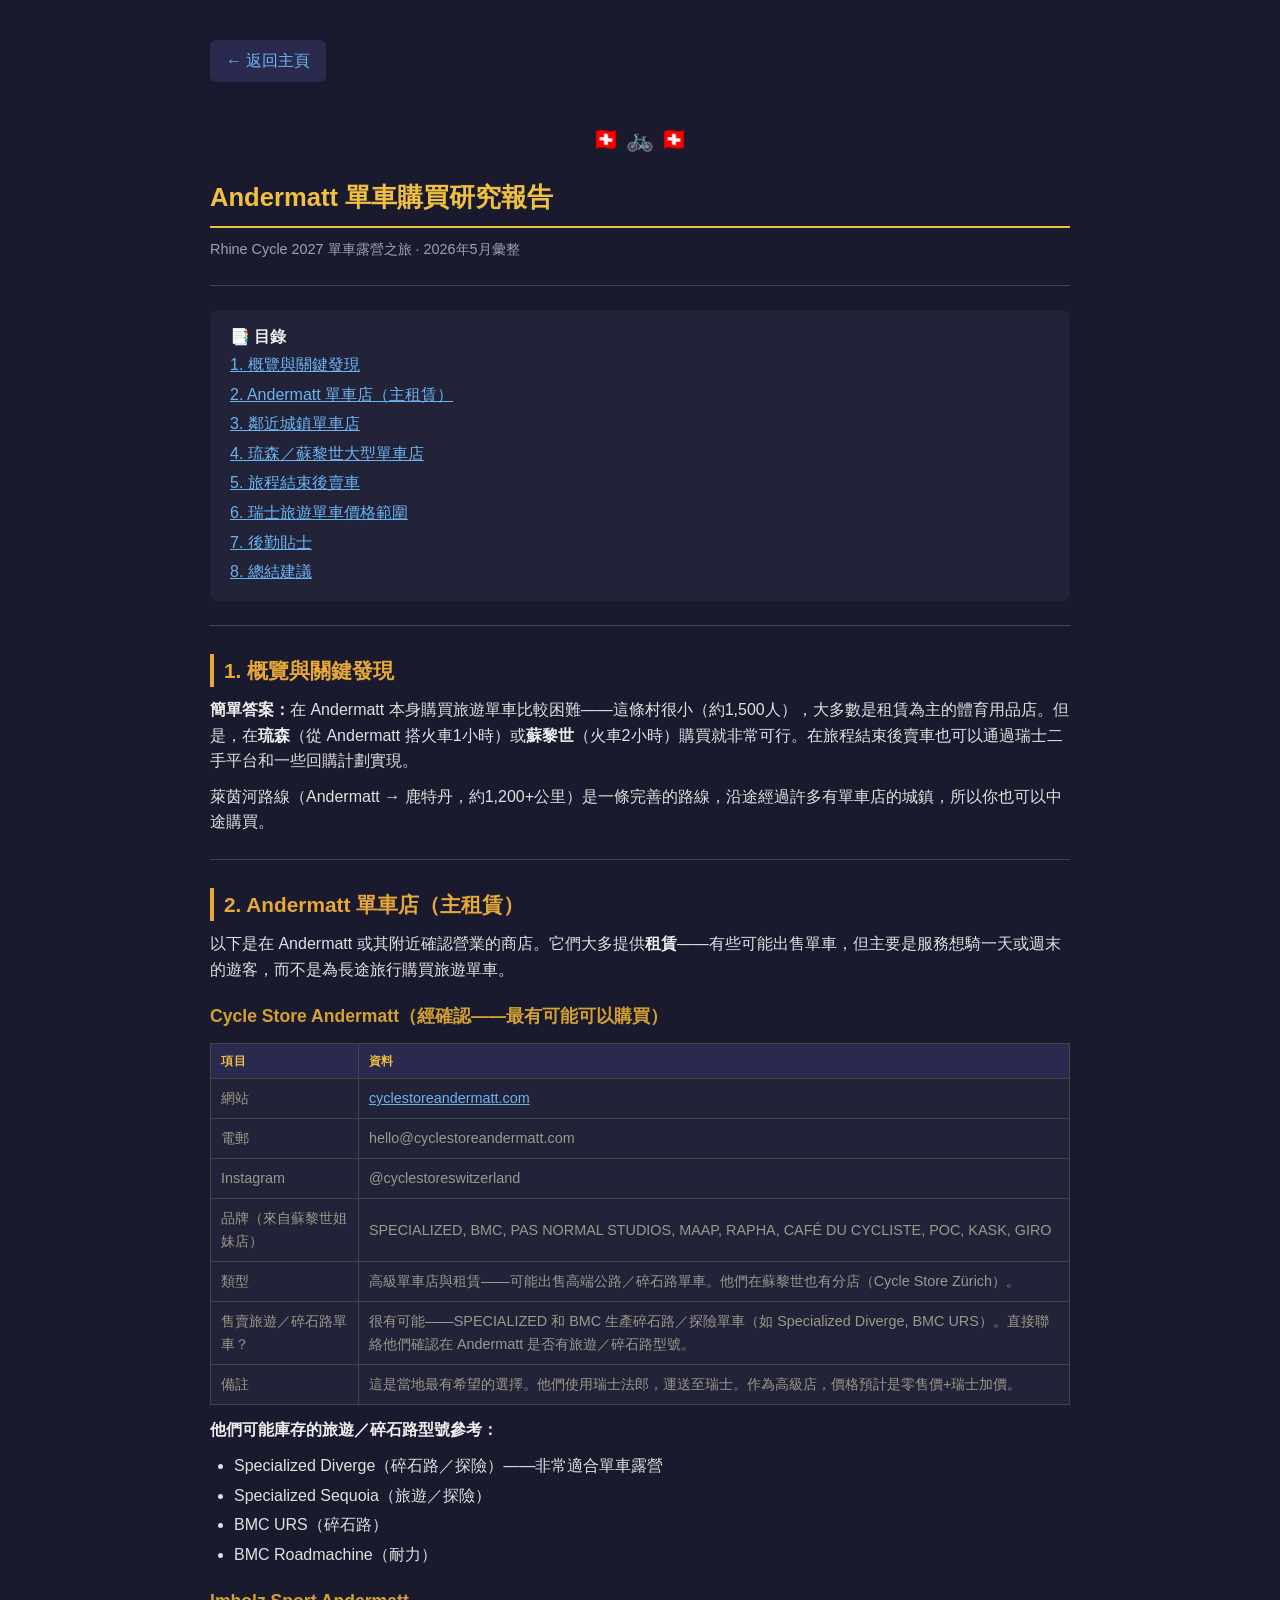
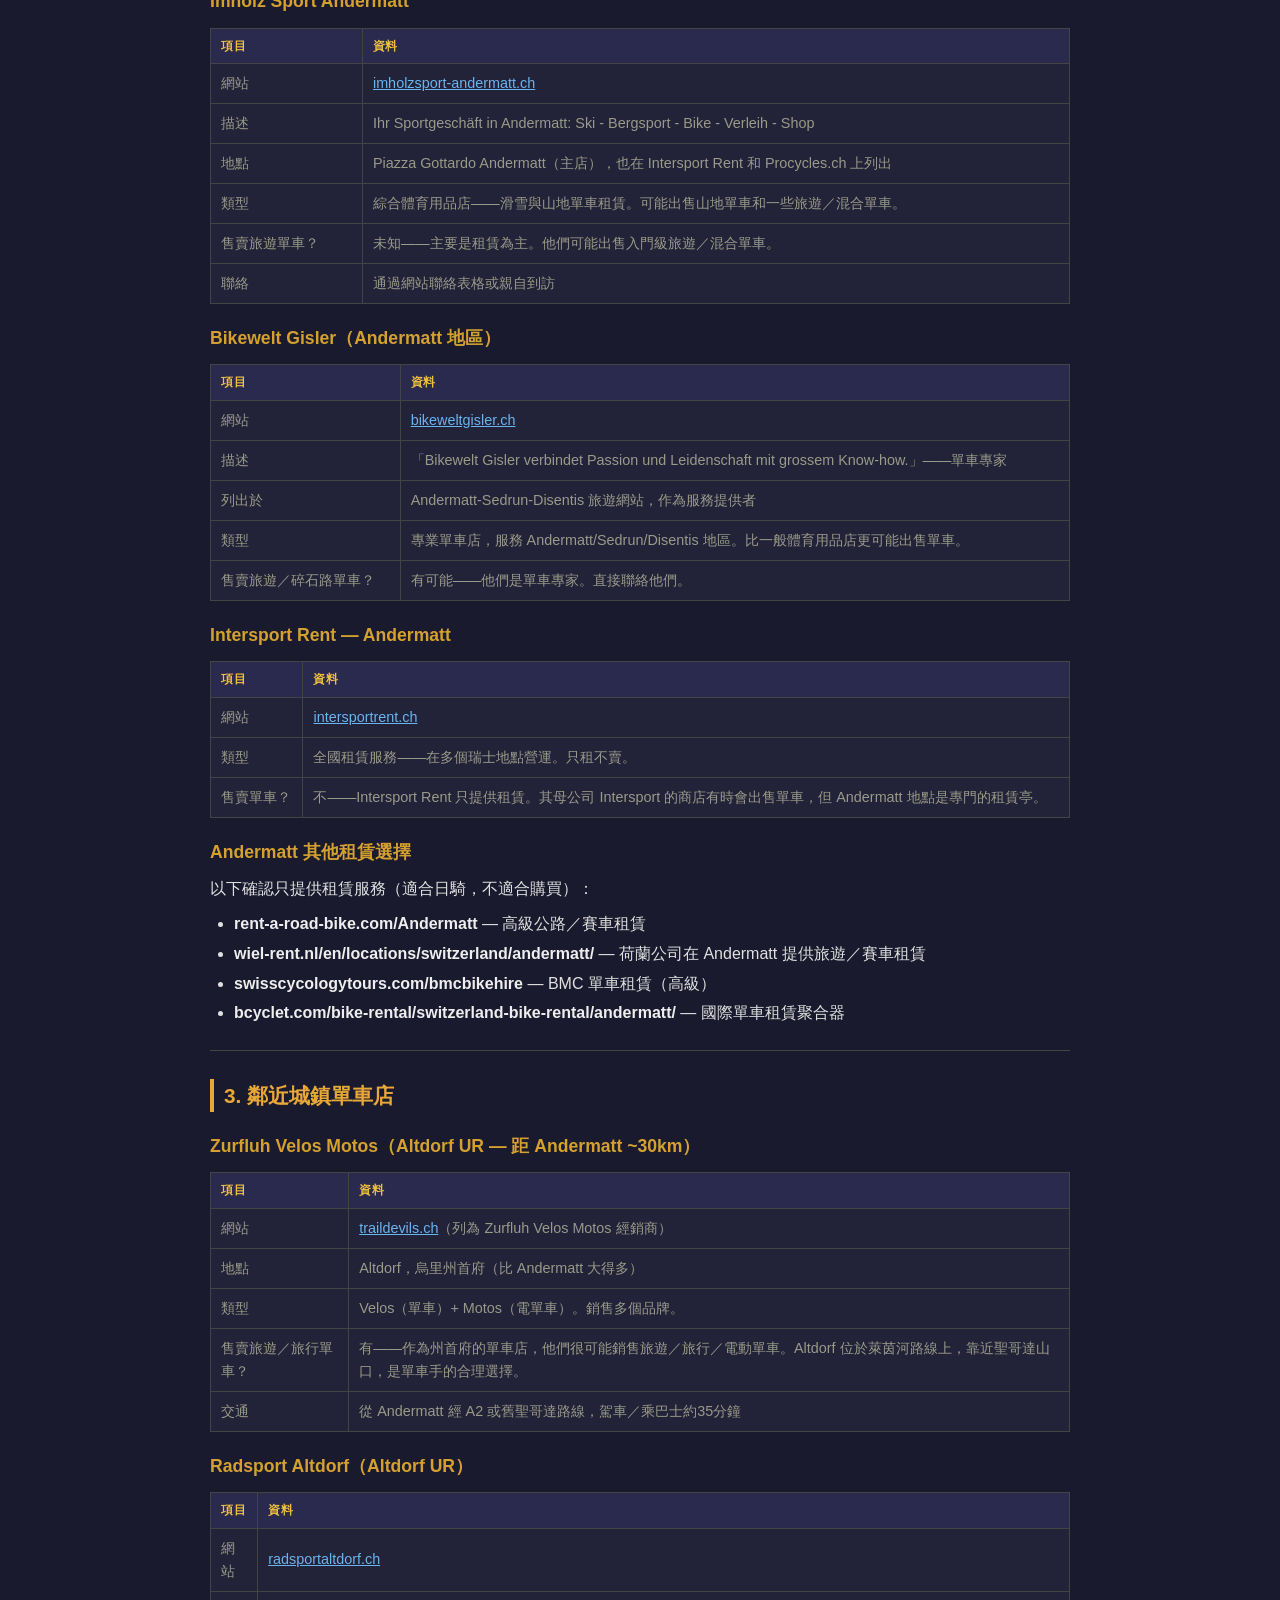
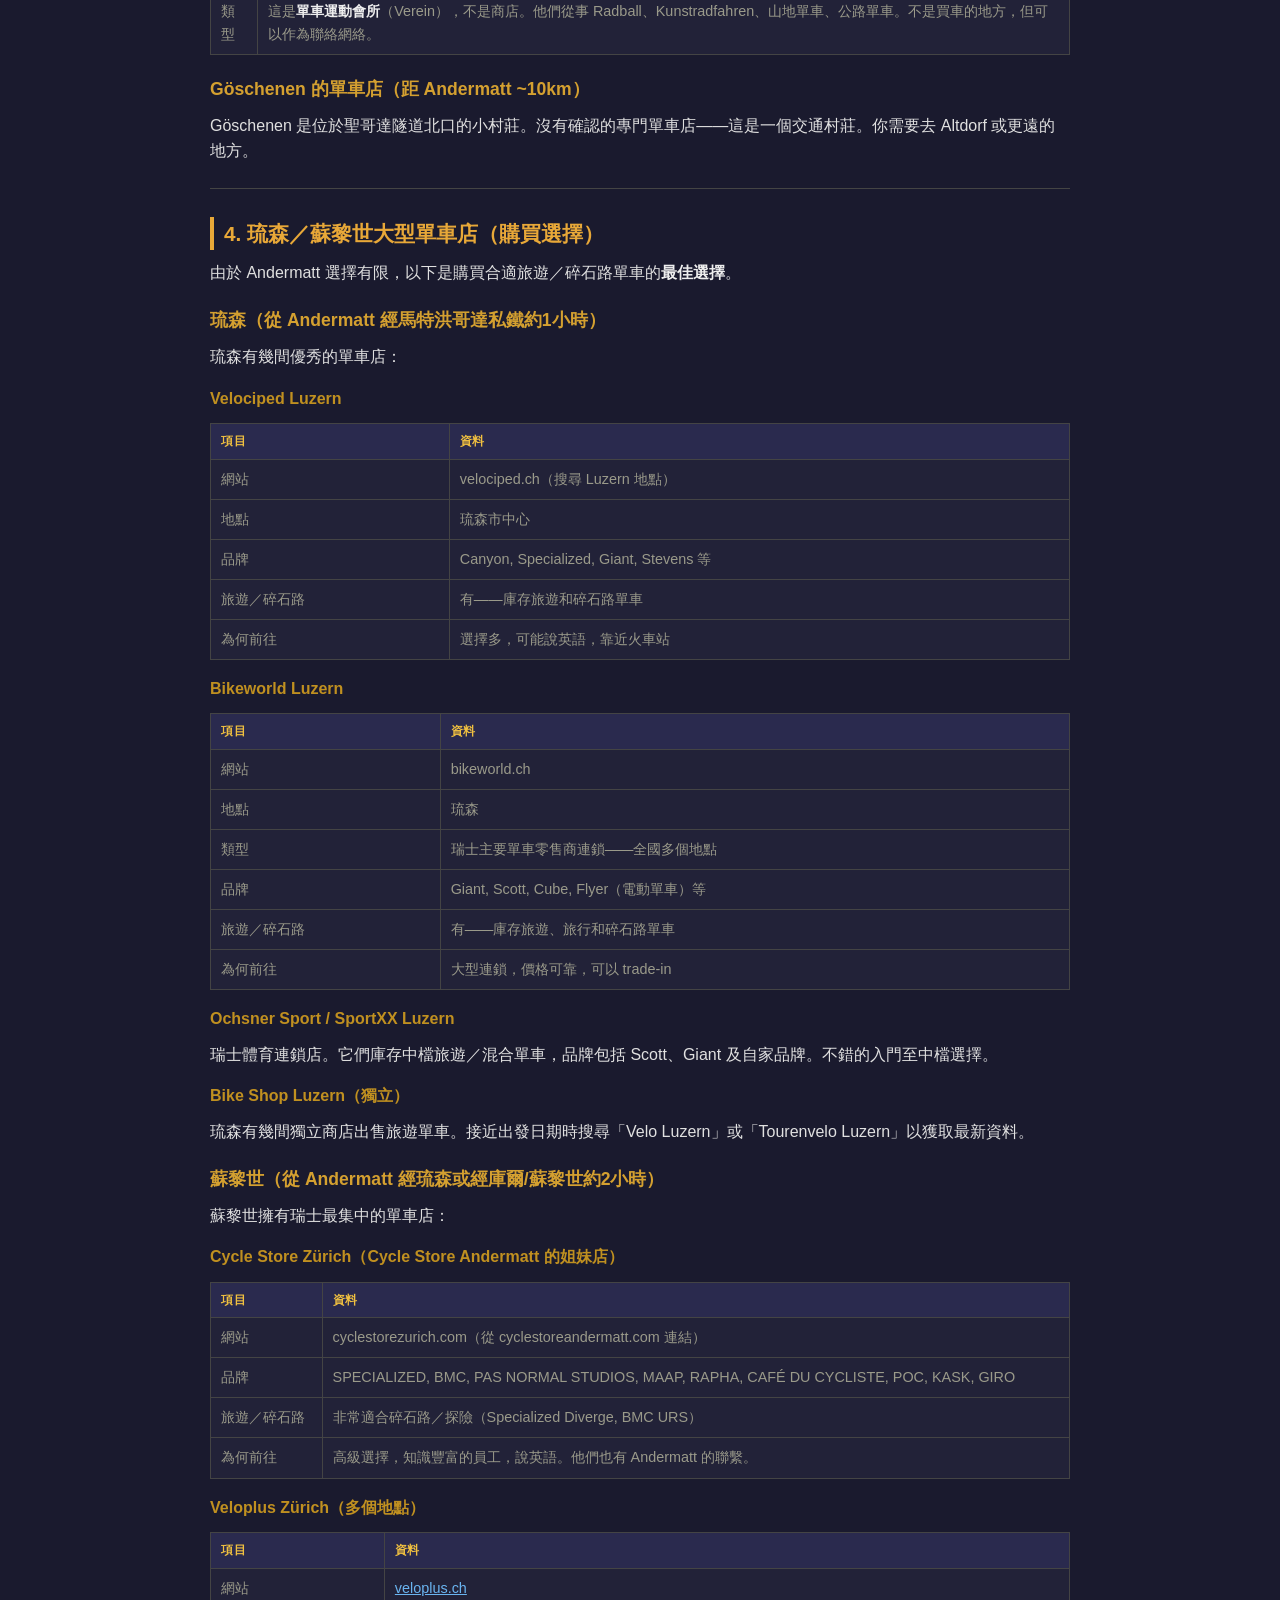
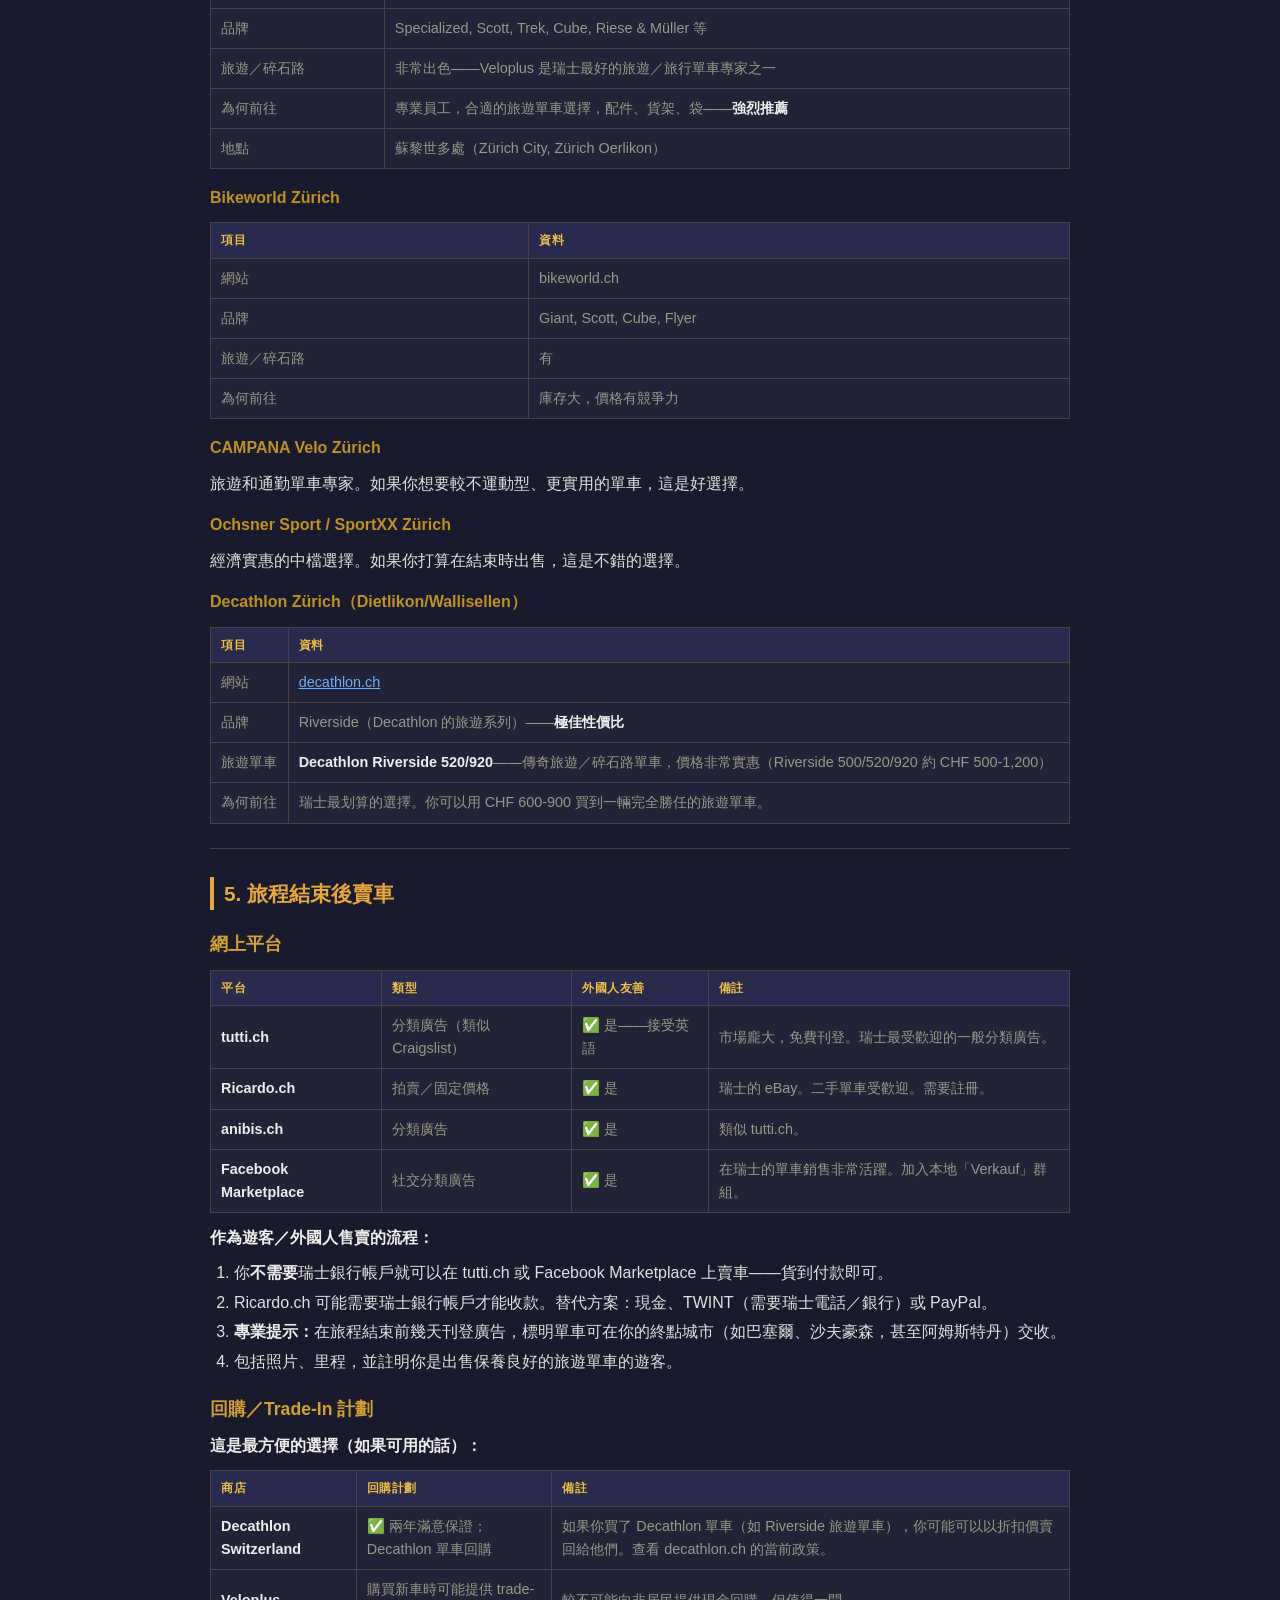
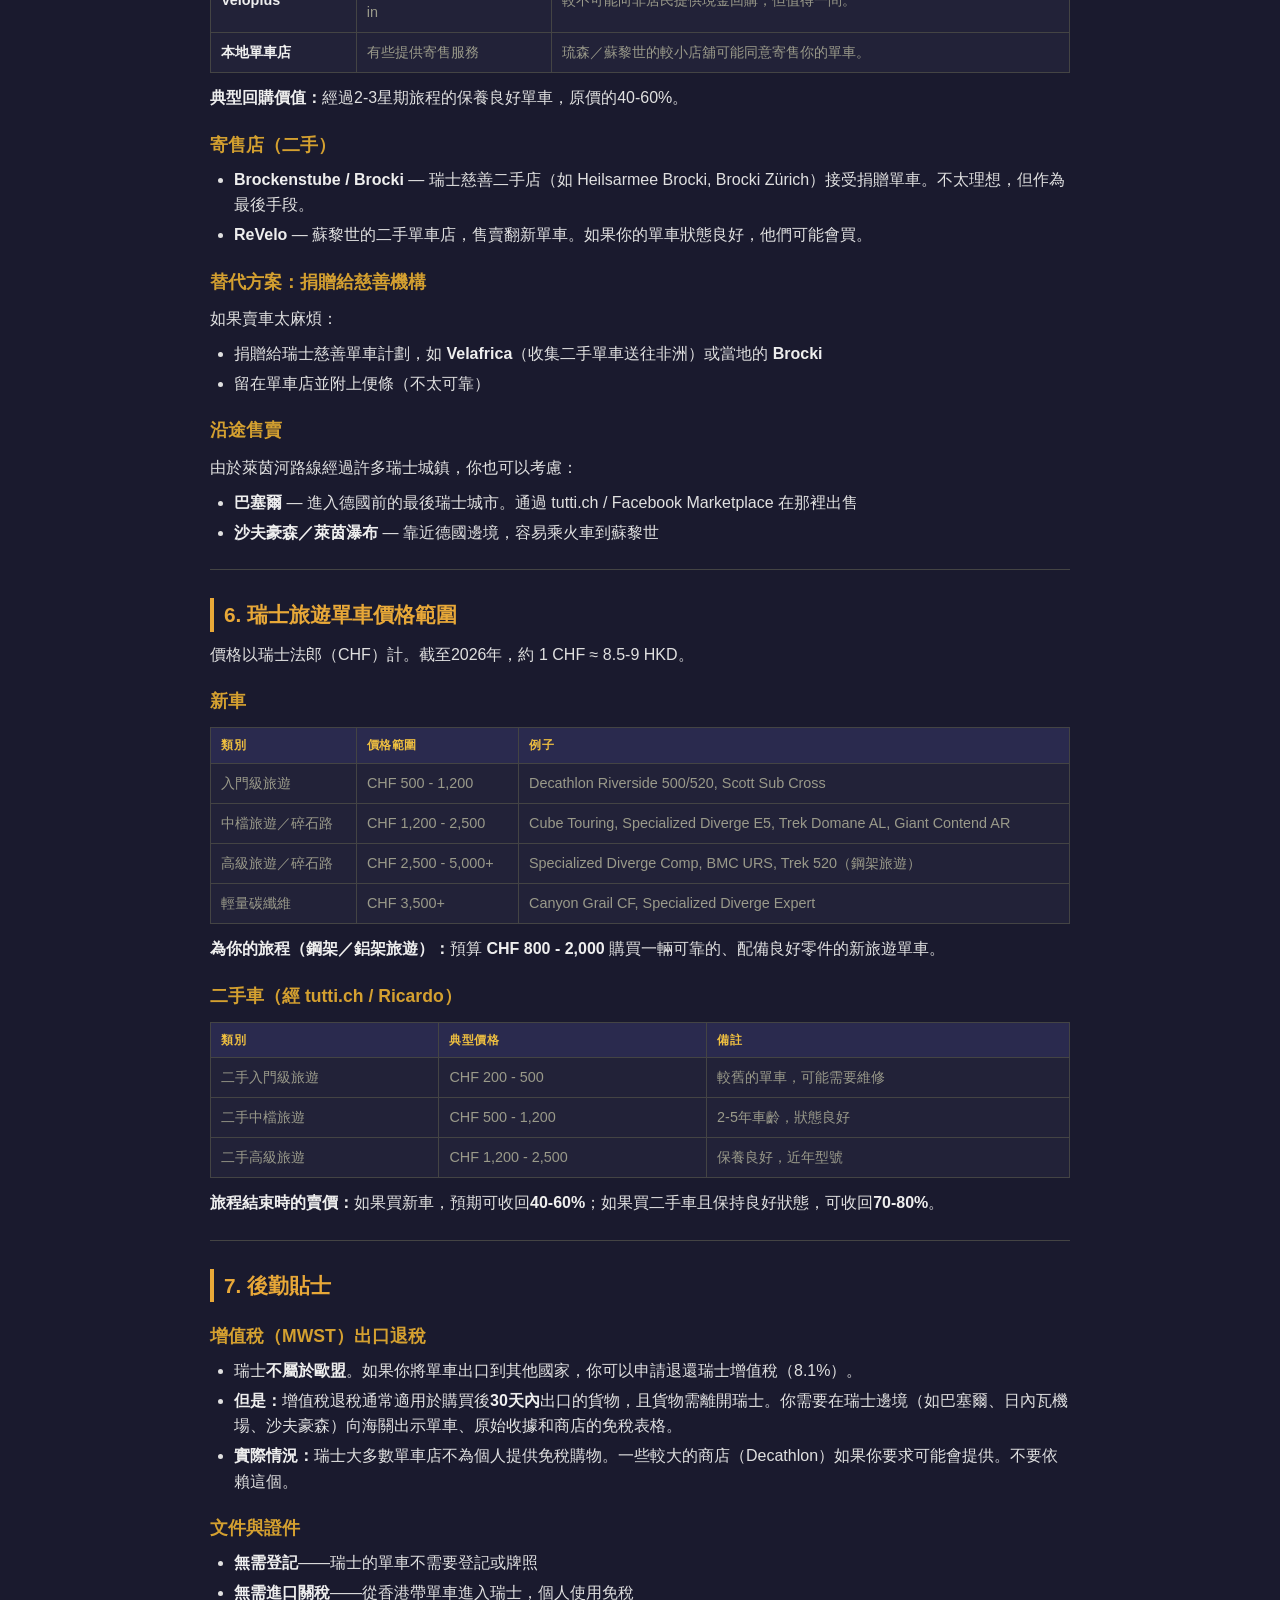
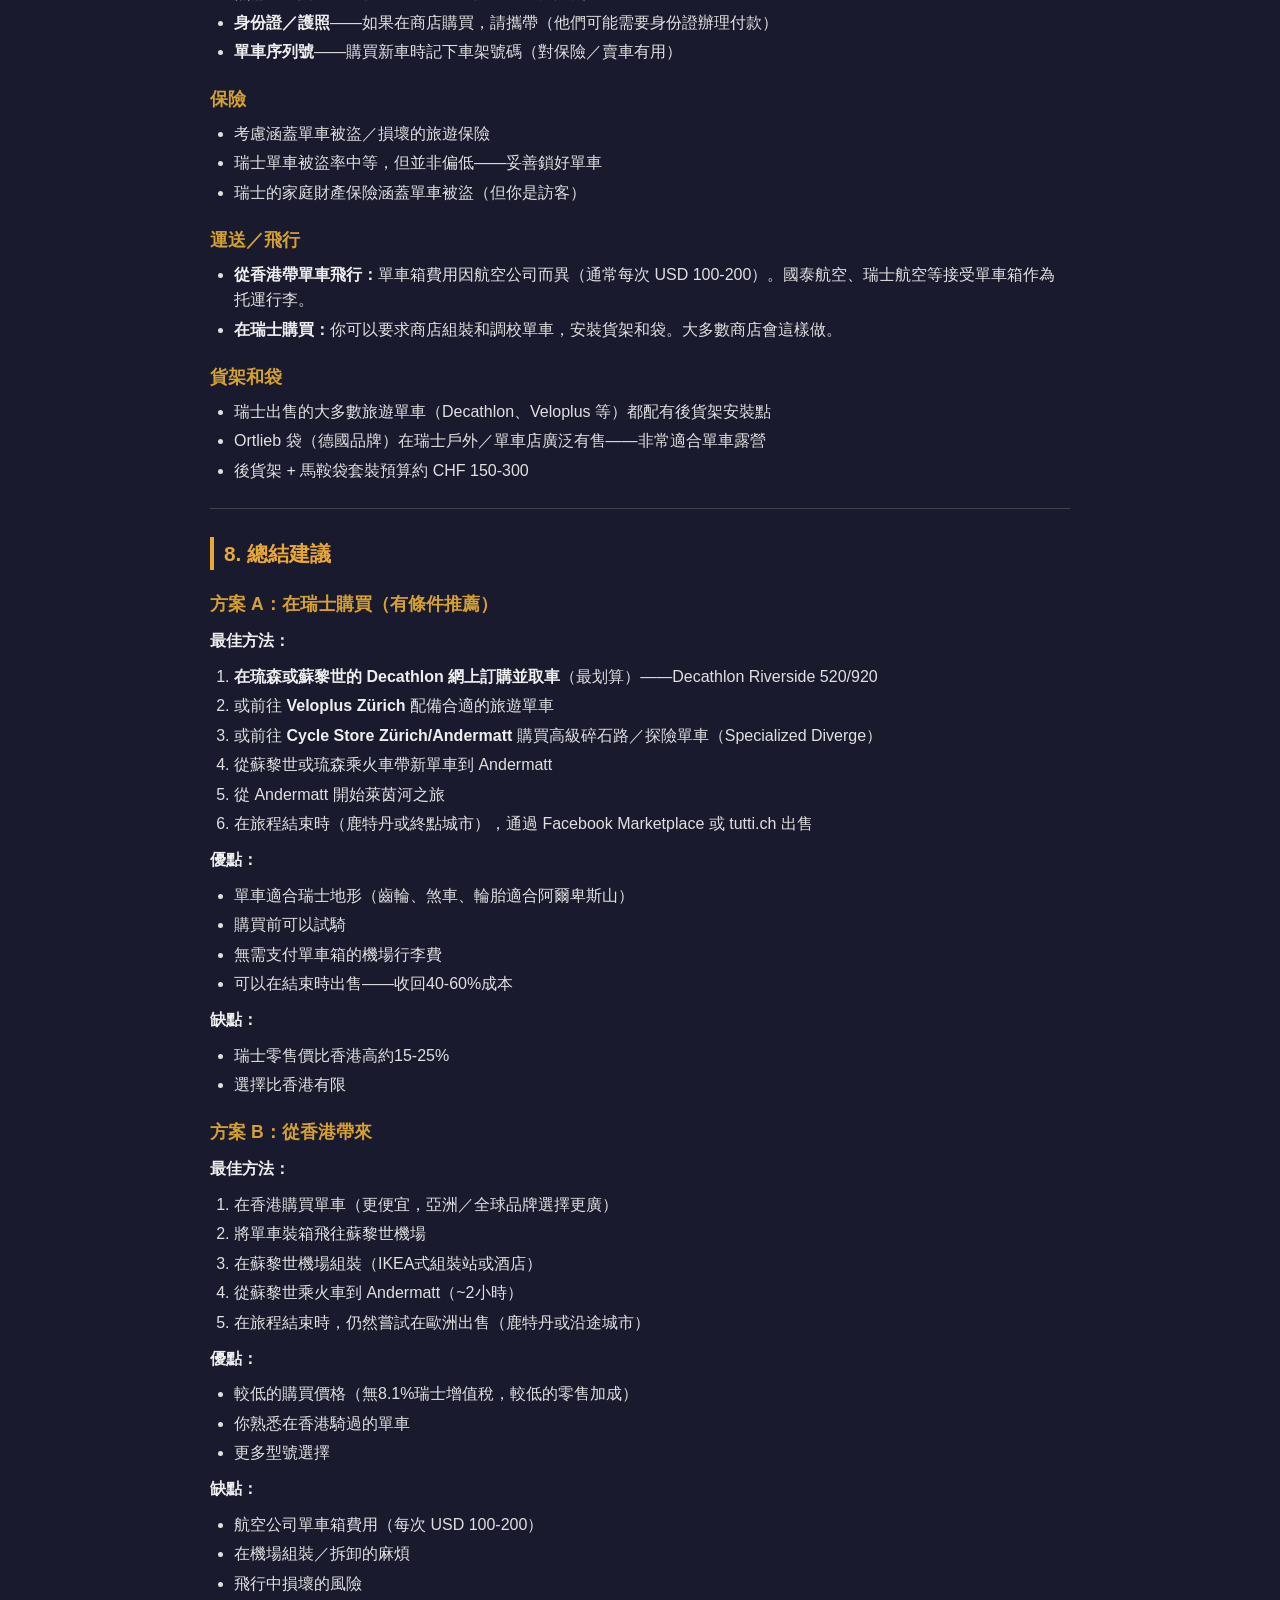
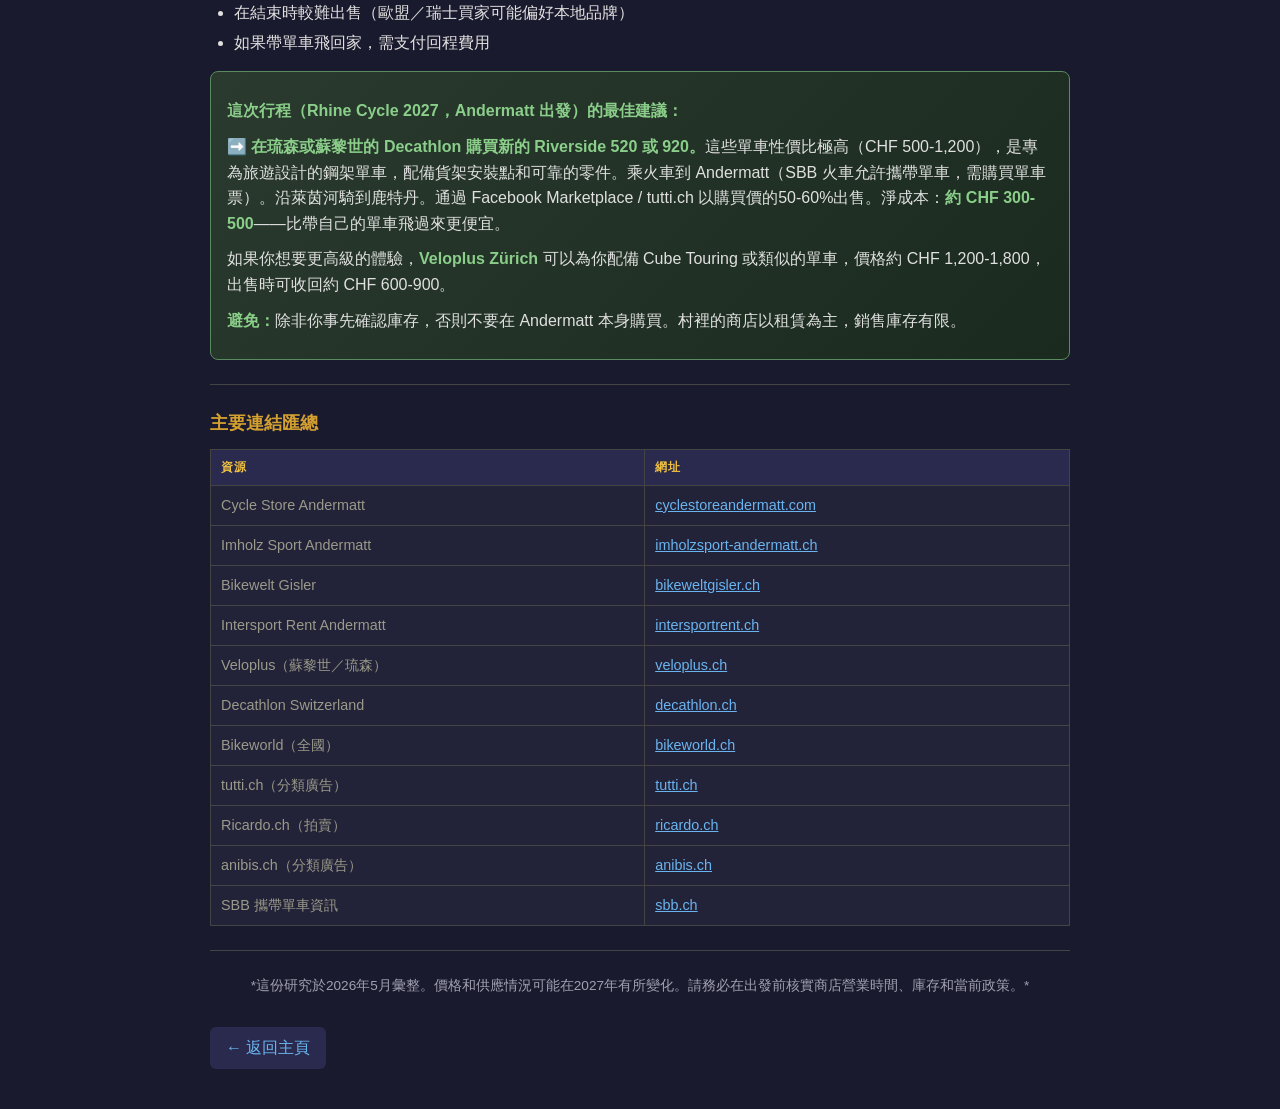
<file: bike-research.html>
<!DOCTYPE html>
<html lang="zh">
<head>
<meta charset="UTF-8">
<meta name="viewport" content="width=device-width, initial-scale=1.0, maximum-scale=1.0, user-scalable=no">
<title>安德馬特單車購買研究 — Rhine Cycle 2027</title>
<link rel="stylesheet" href="rhine-style.css">
<style>
  body { font-family: -apple-system, BlinkMacSystemFont, 'Segoe UI', Roboto, sans-serif; line-height: 1.6; color: #e0e0e0; background: #1a1a2e; margin: 0; padding: 0; }
  .research-page { max-width: 900px; margin: 0 auto; padding: 20px; }
  .research-page h1 { color: #f0c040; font-size: 1.6rem; border-bottom: 2px solid #f0c040; padding-bottom: 8px; }
  .research-page h2 { color: #e8a838; font-size: 1.3rem; margin-top: 28px; border-left: 4px solid #e8a838; padding-left: 10px; }
  .research-page h3 { color: #d4a030; font-size: 1.1rem; margin-top: 20px; }
  .research-page h4 { color: #c09020; font-size: 1rem; margin-top: 16px; }
  .research-page p { margin: 10px 0; }
  .research-page a { color: #6ab4f0; }
  .research-page a:hover { text-decoration: underline; }
  .research-page blockquote { background: #2a2a3e; border-left: 4px solid #f0c040; padding: 10px 16px; margin: 16px 0; border-radius: 0 6px 6px 0; }
  .research-page table { width: 100%; border-collapse: collapse; margin: 12px 0; font-size: 0.9rem; }
  .research-page th, .research-page td { border: 1px solid #444; padding: 8px 10px; text-align: left; }
  .research-page th { background: #2a2a4e; color: #f0c040; font-weight: 600; }
  .research-page td { background: #222238; }
  .research-page .flag-row { text-align: center; font-size: 1.4rem; margin: 20px 0; }
  .research-page hr { border: none; border-top: 1px solid #444; margin: 24px 0; }
  .research-page ul, .research-page ol { margin: 8px 0; padding-left: 24px; }
  .research-page li { margin: 4px 0; }
  .research-page strong { color: #eee; }
  .back-link { display: inline-block; margin: 20px 0; padding: 8px 16px; background: #2a2a4e; border-radius: 6px; color: #6ab4f0; text-decoration: none; }
  .back-link:hover { background: #3a3a5e; }
  .research-page .toc { background: #222238; padding: 14px 20px; border-radius: 8px; margin: 16px 0; }
  .research-page .toc a { display: block; padding: 2px 0; }
  .meta-info { font-size: 0.85rem; color: #a0a0b0; text-align: center; margin: 20px 0; }
  .summary-box { background: linear-gradient(135deg, #2a3a2e, #1a2a1e); border: 1px solid #5a8a5e; border-radius: 8px; padding: 16px; margin: 16px 0; }
  .summary-box strong { color: #8ace8a; }
</style>
</head>
<body>

<div class="research-page">

  <a href="index.html" class="back-link">← 返回主頁</a>

  <div class="flag-row">🇨🇭 🚲 🇨🇭</div>

  <h1>Andermatt 單車購買研究報告</h1>
  <p style="font-size:0.9rem; color:#a0a0b0;">Rhine Cycle 2027 單車露營之旅 · 2026年5月彙整</p>

  <hr>

  <div class="toc">
    <strong>📑 目錄</strong><br>
    <a href="#overview">1. 概覽與關鍵發現</a>
    <a href="#andermatt-shops">2. Andermatt 單車店（主租賃）</a>
    <a href="#nearby-towns">3. 鄰近城鎮單車店</a>
    <a href="#luzern-zurich">4. 琉森／蘇黎世大型單車店</a>
    <a href="#selling">5. 旅程結束後賣車</a>
    <a href="#pricing">6. 瑞士旅遊單車價格範圍</a>
    <a href="#logistics">7. 後勤貼士</a>
    <a href="#recommendation">8. 總結建議</a>
  </div>

  <hr>

  <h2 id="overview">1. 概覽與關鍵發現</h2>

  <p><strong>簡單答案：</strong>在 Andermatt 本身購買旅遊單車比較困難——這條村很小（約1,500人），大多數是租賃為主的體育用品店。但是，在<strong>琉森</strong>（從 Andermatt 搭火車1小時）或<strong>蘇黎世</strong>（火車2小時）購買就非常可行。在旅程結束後賣車也可以通過瑞士二手平台和一些回購計劃實現。</p>

  <p>萊茵河路線（Andermatt → 鹿特丹，約1,200+公里）是一條完善的路線，沿途經過許多有單車店的城鎮，所以你也可以中途購買。</p>

  <hr>

  <h2 id="andermatt-shops">2. Andermatt 單車店（主租賃）</h2>

  <p>以下是在 Andermatt 或其附近確認營業的商店。它們大多提供<strong>租賃</strong>——有些可能出售單車，但主要是服務想騎一天或週末的遊客，而不是為長途旅行購買旅遊單車。</p>

  <h3>Cycle Store Andermatt（經確認——最有可能可以購買）</h3>

  <table>
    <tr><th>項目</th><th>資料</th></tr>
    <tr><td>網站</td><td><a href="https://www.cyclestoreandermatt.com" target="_blank">cyclestoreandermatt.com</a></td></tr>
    <tr><td>電郵</td><td>hello@cyclestoreandermatt.com</td></tr>
    <tr><td>Instagram</td><td>@cyclestoreswitzerland</td></tr>
    <tr><td>品牌（來自蘇黎世姐妹店）</td><td>SPECIALIZED, BMC, PAS NORMAL STUDIOS, MAAP, RAPHA, CAFÉ DU CYCLISTE, POC, KASK, GIRO</td></tr>
    <tr><td>類型</td><td>高級單車店與租賃——可能出售高端公路／碎石路單車。他們在蘇黎世也有分店（Cycle Store Zürich）。</td></tr>
    <tr><td>售賣旅遊／碎石路單車？</td><td>很有可能——SPECIALIZED 和 BMC 生產碎石路／探險單車（如 Specialized Diverge, BMC URS）。直接聯絡他們確認在 Andermatt 是否有旅遊／碎石路型號。</td></tr>
    <tr><td>備註</td><td>這是當地最有希望的選擇。他們使用瑞士法郎，運送至瑞士。作為高級店，價格預計是零售價+瑞士加價。</td></tr>
  </table>

  <p><strong>他們可能庫存的旅遊／碎石路型號參考：</strong></p>
  <ul>
    <li>Specialized Diverge（碎石路／探險）——非常適合單車露營</li>
    <li>Specialized Sequoia（旅遊／探險）</li>
    <li>BMC URS（碎石路）</li>
    <li>BMC Roadmachine（耐力）</li>
  </ul>

  <h3>Imholz Sport Andermatt</h3>

  <table>
    <tr><th>項目</th><th>資料</th></tr>
    <tr><td>網站</td><td><a href="https://imholzsport-andermatt.ch" target="_blank">imholzsport-andermatt.ch</a></td></tr>
    <tr><td>描述</td><td>Ihr Sportgeschäft in Andermatt: Ski - Bergsport - Bike - Verleih - Shop</td></tr>
    <tr><td>地點</td><td>Piazza Gottardo Andermatt（主店），也在 Intersport Rent 和 Procycles.ch 上列出</td></tr>
    <tr><td>類型</td><td>綜合體育用品店——滑雪與山地單車租賃。可能出售山地單車和一些旅遊／混合單車。</td></tr>
    <tr><td>售賣旅遊單車？</td><td>未知——主要是租賃為主。他們可能出售入門級旅遊／混合單車。</td></tr>
    <tr><td>聯絡</td><td>通過網站聯絡表格或親自到訪</td></tr>
  </table>

  <h3>Bikewelt Gisler（Andermatt 地區）</h3>

  <table>
    <tr><th>項目</th><th>資料</th></tr>
    <tr><td>網站</td><td><a href="https://www.bikeweltgisler.ch" target="_blank">bikeweltgisler.ch</a></td></tr>
    <tr><td>描述</td><td>「Bikewelt Gisler verbindet Passion und Leidenschaft mit grossem Know-how.」——單車專家</td></tr>
    <tr><td>列出於</td><td>Andermatt-Sedrun-Disentis 旅遊網站，作為服務提供者</td></tr>
    <tr><td>類型</td><td>專業單車店，服務 Andermatt/Sedrun/Disentis 地區。比一般體育用品店更可能出售單車。</td></tr>
    <tr><td>售賣旅遊／碎石路單車？</td><td>有可能——他們是單車專家。直接聯絡他們。</td></tr>
  </table>

  <h3>Intersport Rent — Andermatt</h3>

  <table>
    <tr><th>項目</th><th>資料</th></tr>
    <tr><td>網站</td><td><a href="https://www.intersportrent.ch/bikerental-andermatt~3949547" target="_blank">intersportrent.ch</a></td></tr>
    <tr><td>類型</td><td>全國租賃服務——在多個瑞士地點營運。只租不賣。</td></tr>
    <tr><td>售賣單車？</td><td>不——Intersport Rent 只提供租賃。其母公司 Intersport 的商店有時會出售單車，但 Andermatt 地點是專門的租賃亭。</td></tr>
  </table>

  <h3>Andermatt 其他租賃選擇</h3>
  <p>以下確認只提供租賃服務（適合日騎，不適合購買）：</p>
  <ul>
    <li><strong>rent-a-road-bike.com/Andermatt</strong> — 高級公路／賽車租賃</li>
    <li><strong>wiel-rent.nl/en/locations/switzerland/andermatt/</strong> — 荷蘭公司在 Andermatt 提供旅遊／賽車租賃</li>
    <li><strong>swisscycologytours.com/bmcbikehire</strong> — BMC 單車租賃（高級）</li>
    <li><strong>bcyclet.com/bike-rental/switzerland-bike-rental/andermatt/</strong> — 國際單車租賃聚合器</li>
  </ul>

  <hr>

  <h2 id="nearby-towns">3. 鄰近城鎮單車店</h2>

  <h3>Zurfluh Velos Motos（Altdorf UR — 距 Andermatt ~30km）</h3>

  <table>
    <tr><th>項目</th><th>資料</th></tr>
    <tr><td>網站</td><td><a href="https://traildevils.ch" target="_blank">traildevils.ch</a>（列為 Zurfluh Velos Motos 經銷商）</td></tr>
    <tr><td>地點</td><td>Altdorf，烏里州首府（比 Andermatt 大得多）</td></tr>
    <tr><td>類型</td><td>Velos（單車）+ Motos（電單車）。銷售多個品牌。</td></tr>
    <tr><td>售賣旅遊／旅行單車？</td><td>有——作為州首府的單車店，他們很可能銷售旅遊／旅行／電動單車。Altdorf 位於萊茵河路線上，靠近聖哥達山口，是單車手的合理選擇。</td></tr>
    <tr><td>交通</td><td>從 Andermatt 經 A2 或舊聖哥達路線，駕車／乘巴士約35分鐘</td></tr>
  </table>

  <h3>Radsport Altdorf（Altdorf UR）</h3>

  <table>
    <tr><th>項目</th><th>資料</th></tr>
    <tr><td>網站</td><td><a href="https://radsportaltdorf.ch" target="_blank">radsportaltdorf.ch</a></td></tr>
    <tr><td>類型</td><td>這是<strong>單車運動會所</strong>（Verein），不是商店。他們從事 Radball、Kunstradfahren、山地單車、公路單車。不是買車的地方，但可以作為聯絡網絡。</td></tr>
  </table>

  <h3>Göschenen 的單車店（距 Andermatt ~10km）</h3>
  <p>Göschenen 是位於聖哥達隧道北口的小村莊。沒有確認的專門單車店——這是一個交通村莊。你需要去 Altdorf 或更遠的地方。</p>

  <hr>

  <h2 id="luzern-zurich">4. 琉森／蘇黎世大型單車店（購買選擇）</h2>
  <p>由於 Andermatt 選擇有限，以下是購買合適旅遊／碎石路單車的<strong>最佳選擇</strong>。</p>

  <h3>琉森（從 Andermatt 經馬特洪哥達私鐵約1小時）</h3>
  <p>琉森有幾間優秀的單車店：</p>

  <h4>Velociped Luzern</h4>
  <table>
    <tr><th>項目</th><th>資料</th></tr>
    <tr><td>網站</td><td>velociped.ch（搜尋 Luzern 地點）</td></tr>
    <tr><td>地點</td><td>琉森市中心</td></tr>
    <tr><td>品牌</td><td>Canyon, Specialized, Giant, Stevens 等</td></tr>
    <tr><td>旅遊／碎石路</td><td>有——庫存旅遊和碎石路單車</td></tr>
    <tr><td>為何前往</td><td>選擇多，可能說英語，靠近火車站</td></tr>
  </table>

  <h4>Bikeworld Luzern</h4>
  <table>
    <tr><th>項目</th><th>資料</th></tr>
    <tr><td>網站</td><td>bikeworld.ch</td></tr>
    <tr><td>地點</td><td>琉森</td></tr>
    <tr><td>類型</td><td>瑞士主要單車零售商連鎖——全國多個地點</td></tr>
    <tr><td>品牌</td><td>Giant, Scott, Cube, Flyer（電動單車）等</td></tr>
    <tr><td>旅遊／碎石路</td><td>有——庫存旅遊、旅行和碎石路單車</td></tr>
    <tr><td>為何前往</td><td>大型連鎖，價格可靠，可以 trade-in</td></tr>
  </table>

  <h4>Ochsner Sport / SportXX Luzern</h4>
  <p>瑞士體育連鎖店。它們庫存中檔旅遊／混合單車，品牌包括 Scott、Giant 及自家品牌。不錯的入門至中檔選擇。</p>

  <h4>Bike Shop Luzern（獨立）</h4>
  <p>琉森有幾間獨立商店出售旅遊單車。接近出發日期時搜尋「Velo Luzern」或「Tourenvelo Luzern」以獲取最新資料。</p>

  <h3>蘇黎世（從 Andermatt 經琉森或經庫爾/蘇黎世約2小時）</h3>
  <p>蘇黎世擁有瑞士最集中的單車店：</p>

  <h4>Cycle Store Zürich（Cycle Store Andermatt 的姐妹店）</h4>
  <table>
    <tr><th>項目</th><th>資料</th></tr>
    <tr><td>網站</td><td>cyclestorezurich.com（從 cyclestoreandermatt.com 連結）</td></tr>
    <tr><td>品牌</td><td>SPECIALIZED, BMC, PAS NORMAL STUDIOS, MAAP, RAPHA, CAFÉ DU CYCLISTE, POC, KASK, GIRO</td></tr>
    <tr><td>旅遊／碎石路</td><td>非常適合碎石路／探險（Specialized Diverge, BMC URS）</td></tr>
    <tr><td>為何前往</td><td>高級選擇，知識豐富的員工，說英語。他們也有 Andermatt 的聯繫。</td></tr>
  </table>

  <h4>Veloplus Zürich（多個地點）</h4>
  <table>
    <tr><th>項目</th><th>資料</th></tr>
    <tr><td>網站</td><td><a href="https://veloplus.ch" target="_blank">veloplus.ch</a></td></tr>
    <tr><td>品牌</td><td>Specialized, Scott, Trek, Cube, Riese & Müller 等</td></tr>
    <tr><td>旅遊／碎石路</td><td>非常出色——Veloplus 是瑞士最好的旅遊／旅行單車專家之一</td></tr>
    <tr><td>為何前往</td><td>專業員工，合適的旅遊單車選擇，配件、貨架、袋——<strong>強烈推薦</strong></td></tr>
    <tr><td>地點</td><td>蘇黎世多處（Zürich City, Zürich Oerlikon）</td></tr>
  </table>

  <h4>Bikeworld Zürich</h4>
  <table>
    <tr><th>項目</th><th>資料</th></tr>
    <tr><td>網站</td><td>bikeworld.ch</td></tr>
    <tr><td>品牌</td><td>Giant, Scott, Cube, Flyer</td></tr>
    <tr><td>旅遊／碎石路</td><td>有</td></tr>
    <tr><td>為何前往</td><td>庫存大，價格有競爭力</td></tr>
  </table>

  <h4>CAMPANA Velo Zürich</h4>
  <p>旅遊和通勤單車專家。如果你想要較不運動型、更實用的單車，這是好選擇。</p>

  <h4>Ochsner Sport / SportXX Zürich</h4>
  <p>經濟實惠的中檔選擇。如果你打算在結束時出售，這是不錯的選擇。</p>

  <h4>Decathlon Zürich（Dietlikon/Wallisellen）</h4>
  <table>
    <tr><th>項目</th><th>資料</th></tr>
    <tr><td>網站</td><td><a href="https://decathlon.ch" target="_blank">decathlon.ch</a></td></tr>
    <tr><td>品牌</td><td>Riverside（Decathlon 的旅遊系列）——<strong>極佳性價比</strong></td></tr>
    <tr><td>旅遊單車</td><td><strong>Decathlon Riverside 520/920</strong>——傳奇旅遊／碎石路單車，價格非常實惠（Riverside 500/520/920 約 CHF 500-1,200）</td></tr>
    <tr><td>為何前往</td><td>瑞士最划算的選擇。你可以用 CHF 600-900 買到一輛完全勝任的旅遊單車。</td></tr>
  </table>

  <hr>

  <h2 id="selling">5. 旅程結束後賣車</h2>

  <h3>網上平台</h3>

  <table>
    <tr><th>平台</th><th>類型</th><th>外國人友善</th><th>備註</th></tr>
    <tr><td><strong>tutti.ch</strong></td><td>分類廣告（類似 Craigslist）</td><td>✅ 是——接受英語</td><td>市場龐大，免費刊登。瑞士最受歡迎的一般分類廣告。</td></tr>
    <tr><td><strong>Ricardo.ch</strong></td><td>拍賣／固定價格</td><td>✅ 是</td><td>瑞士的 eBay。二手單車受歡迎。需要註冊。</td></tr>
    <tr><td><strong>anibis.ch</strong></td><td>分類廣告</td><td>✅ 是</td><td>類似 tutti.ch。</td></tr>
    <tr><td><strong>Facebook Marketplace</strong></td><td>社交分類廣告</td><td>✅ 是</td><td>在瑞士的單車銷售非常活躍。加入本地「Verkauf」群組。</td></tr>
  </table>

  <p><strong>作為遊客／外國人售賣的流程：</strong></p>
  <ol>
    <li>你<strong>不需要</strong>瑞士銀行帳戶就可以在 tutti.ch 或 Facebook Marketplace 上賣車——貨到付款即可。</li>
    <li>Ricardo.ch 可能需要瑞士銀行帳戶才能收款。替代方案：現金、TWINT（需要瑞士電話／銀行）或 PayPal。</li>
    <li><strong>專業提示：</strong>在旅程結束前幾天刊登廣告，標明單車可在你的終點城市（如巴塞爾、沙夫豪森，甚至阿姆斯特丹）交收。</li>
    <li>包括照片、里程，並註明你是出售保養良好的旅遊單車的遊客。</li>
  </ol>

  <h3>回購／Trade-In 計劃</h3>
  <p><strong>這是最方便的選擇（如果可用的話）：</strong></p>

  <table>
    <tr><th>商店</th><th>回購計劃</th><th>備註</th></tr>
    <tr><td><strong>Decathlon Switzerland</strong></td><td>✅ 兩年滿意保證；Decathlon 單車回購</td><td>如果你買了 Decathlon 單車（如 Riverside 旅遊單車），你可能可以以折扣價賣回給他們。查看 decathlon.ch 的當前政策。</td></tr>
    <tr><td><strong>Veloplus</strong></td><td>購買新車時可能提供 trade-in</td><td>較不可能向非居民提供現金回購，但值得一問。</td></tr>
    <tr><td><strong>本地單車店</strong></td><td>有些提供寄售服務</td><td>琉森／蘇黎世的較小店舖可能同意寄售你的單車。</td></tr>
  </table>

  <p><strong>典型回購價值：</strong>經過2-3星期旅程的保養良好單車，原價的40-60%。</p>

  <h3>寄售店（二手）</h3>
  <ul>
    <li><strong>Brockenstube / Brocki</strong> — 瑞士慈善二手店（如 Heilsarmee Brocki, Brocki Zürich）接受捐贈單車。不太理想，但作為最後手段。</li>
    <li><strong>ReVelo</strong> — 蘇黎世的二手單車店，售賣翻新單車。如果你的單車狀態良好，他們可能會買。</li>
  </ul>

  <h3>替代方案：捐贈給慈善機構</h3>
  <p>如果賣車太麻煩：</p>
  <ul>
    <li>捐贈給瑞士慈善單車計劃，如 <strong>Velafrica</strong>（收集二手單車送往非洲）或當地的 <strong>Brocki</strong></li>
    <li>留在單車店並附上便條（不太可靠）</li>
  </ul>

  <h3>沿途售賣</h3>
  <p>由於萊茵河路線經過許多瑞士城鎮，你也可以考慮：</p>
  <ul>
    <li><strong>巴塞爾</strong> — 進入德國前的最後瑞士城市。通過 tutti.ch / Facebook Marketplace 在那裡出售</li>
    <li><strong>沙夫豪森／萊茵瀑布</strong> — 靠近德國邊境，容易乘火車到蘇黎世</li>
  </ul>

  <hr>

  <h2 id="pricing">6. 瑞士旅遊單車價格範圍</h2>
  <p>價格以瑞士法郎（CHF）計。截至2026年，約 1 CHF ≈ 8.5-9 HKD。</p>

  <h3>新車</h3>
  <table>
    <tr><th>類別</th><th>價格範圍</th><th>例子</th></tr>
    <tr><td>入門級旅遊</td><td>CHF 500 - 1,200</td><td>Decathlon Riverside 500/520, Scott Sub Cross</td></tr>
    <tr><td>中檔旅遊／碎石路</td><td>CHF 1,200 - 2,500</td><td>Cube Touring, Specialized Diverge E5, Trek Domane AL, Giant Contend AR</td></tr>
    <tr><td>高級旅遊／碎石路</td><td>CHF 2,500 - 5,000+</td><td>Specialized Diverge Comp, BMC URS, Trek 520（鋼架旅遊）</td></tr>
    <tr><td>輕量碳纖維</td><td>CHF 3,500+</td><td>Canyon Grail CF, Specialized Diverge Expert</td></tr>
  </table>

  <p><strong>為你的旅程（鋼架／鋁架旅遊）：</strong>預算 <strong>CHF 800 - 2,000</strong> 購買一輛可靠的、配備良好零件的新旅遊單車。</p>

  <h3>二手車（經 tutti.ch / Ricardo）</h3>
  <table>
    <tr><th>類別</th><th>典型價格</th><th>備註</th></tr>
    <tr><td>二手入門級旅遊</td><td>CHF 200 - 500</td><td>較舊的單車，可能需要維修</td></tr>
    <tr><td>二手中檔旅遊</td><td>CHF 500 - 1,200</td><td>2-5年車齡，狀態良好</td></tr>
    <tr><td>二手高級旅遊</td><td>CHF 1,200 - 2,500</td><td>保養良好，近年型號</td></tr>
  </table>

  <p><strong>旅程結束時的賣價：</strong>如果買新車，預期可收回<strong>40-60%</strong>；如果買二手車且保持良好狀態，可收回<strong>70-80%</strong>。</p>

  <hr>

  <h2 id="logistics">7. 後勤貼士</h2>

  <h3>增值稅（MWST）出口退稅</h3>
  <ul>
    <li>瑞士<strong>不屬於歐盟</strong>。如果你將單車出口到其他國家，你可以申請退還瑞士增值稅（8.1%）。</li>
    <li><strong>但是：</strong>增值稅退稅通常適用於購買後<strong>30天內</strong>出口的貨物，且貨物需離開瑞士。你需要在瑞士邊境（如巴塞爾、日內瓦機場、沙夫豪森）向海關出示單車、原始收據和商店的免稅表格。</li>
    <li><strong>實際情況：</strong>瑞士大多數單車店不為個人提供免稅購物。一些較大的商店（Decathlon）如果你要求可能會提供。不要依賴這個。</li>
  </ul>

  <h3>文件與證件</h3>
  <ul>
    <li><strong>無需登記</strong>——瑞士的單車不需要登記或牌照</li>
    <li><strong>無需進口關稅</strong>——從香港帶單車進入瑞士，個人使用免稅</li>
    <li><strong>身份證／護照</strong>——如果在商店購買，請攜帶（他們可能需要身份證辦理付款）</li>
    <li><strong>單車序列號</strong>——購買新車時記下車架號碼（對保險／賣車有用）</li>
  </ul>

  <h3>保險</h3>
  <ul>
    <li>考慮涵蓋單車被盜／損壞的旅遊保險</li>
    <li>瑞士單車被盜率中等，但並非偏低——妥善鎖好單車</li>
    <li>瑞士的家庭財產保險涵蓋單車被盜（但你是訪客）</li>
  </ul>

  <h3>運送／飛行</h3>
  <ul>
    <li><strong>從香港帶單車飛行：</strong>單車箱費用因航空公司而異（通常每次 USD 100-200）。國泰航空、瑞士航空等接受單車箱作為托運行李。</li>
    <li><strong>在瑞士購買：</strong>你可以要求商店組裝和調校單車，安裝貨架和袋。大多數商店會這樣做。</li>
  </ul>

  <h3>貨架和袋</h3>
  <ul>
    <li>瑞士出售的大多數旅遊單車（Decathlon、Veloplus 等）都配有後貨架安裝點</li>
    <li>Ortlieb 袋（德國品牌）在瑞士戶外／單車店廣泛有售——非常適合單車露營</li>
    <li>後貨架 + 馬鞍袋套裝預算約 CHF 150-300</li>
  </ul>

  <hr>

  <h2 id="recommendation">8. 總結建議</h2>

  <h3>方案 A：在瑞士購買（有條件推薦）</h3>

  <p><strong>最佳方法：</strong></p>
  <ol>
    <li><strong>在琉森或蘇黎世的 Decathlon 網上訂購並取車</strong>（最划算）——Decathlon Riverside 520/920</li>
    <li>或前往 <strong>Veloplus Zürich</strong> 配備合適的旅遊單車</li>
    <li>或前往 <strong>Cycle Store Zürich/Andermatt</strong> 購買高級碎石路／探險單車（Specialized Diverge）</li>
    <li>從蘇黎世或琉森乘火車帶新單車到 Andermatt</li>
    <li>從 Andermatt 開始萊茵河之旅</li>
    <li>在旅程結束時（鹿特丹或終點城市），通過 Facebook Marketplace 或 tutti.ch 出售</li>
  </ol>

  <p><strong>優點：</strong></p>
  <ul>
    <li>單車適合瑞士地形（齒輪、煞車、輪胎適合阿爾卑斯山）</li>
    <li>購買前可以試騎</li>
    <li>無需支付單車箱的機場行李費</li>
    <li>可以在結束時出售——收回40-60%成本</li>
  </ul>

  <p><strong>缺點：</strong></p>
  <ul>
    <li>瑞士零售價比香港高約15-25%</li>
    <li>選擇比香港有限</li>
  </ul>

  <h3>方案 B：從香港帶來</h3>

  <p><strong>最佳方法：</strong></p>
  <ol>
    <li>在香港購買單車（更便宜，亞洲／全球品牌選擇更廣）</li>
    <li>將單車裝箱飛往蘇黎世機場</li>
    <li>在蘇黎世機場組裝（IKEA式組裝站或酒店）</li>
    <li>從蘇黎世乘火車到 Andermatt（~2小時）</li>
    <li>在旅程結束時，仍然嘗試在歐洲出售（鹿特丹或沿途城市）</li>
  </ol>

  <p><strong>優點：</strong></p>
  <ul>
    <li>較低的購買價格（無8.1%瑞士增值稅，較低的零售加成）</li>
    <li>你熟悉在香港騎過的單車</li>
    <li>更多型號選擇</li>
  </ul>

  <p><strong>缺點：</strong></p>
  <ul>
    <li>航空公司單車箱費用（每次 USD 100-200）</li>
    <li>在機場組裝／拆卸的麻煩</li>
    <li>飛行中損壞的風險</li>
    <li>在結束時較難出售（歐盟／瑞士買家可能偏好本地品牌）</li>
    <li>如果帶單車飛回家，需支付回程費用</li>
  </ul>

  <div class="summary-box">
    <p><strong>這次行程（Rhine Cycle 2027，Andermatt 出發）的最佳建議：</strong></p>
    <p>➡️ <strong>在琉森或蘇黎世的 Decathlon 購買新的 Riverside 520 或 920。</strong>這些單車性價比極高（CHF 500-1,200），是專為旅遊設計的鋼架單車，配備貨架安裝點和可靠的零件。乘火車到 Andermatt（SBB 火車允許攜帶單車，需購買單車票）。沿萊茵河騎到鹿特丹。通過 Facebook Marketplace / tutti.ch 以購買價的50-60%出售。淨成本：<strong>約 CHF 300-500</strong>——比帶自己的單車飛過來更便宜。</p>
    <p>如果你想要更高級的體驗，<strong>Veloplus Zürich</strong> 可以為你配備 Cube Touring 或類似的單車，價格約 CHF 1,200-1,800，出售時可收回約 CHF 600-900。</p>
    <p><strong>避免：</strong>除非你事先確認庫存，否則不要在 Andermatt 本身購買。村裡的商店以租賃為主，銷售庫存有限。</p>
  </div>

  <hr>

  <h3>主要連結匯總</h3>

  <table>
    <tr><th>資源</th><th>網址</th></tr>
    <tr><td>Cycle Store Andermatt</td><td><a href="https://www.cyclestoreandermatt.com" target="_blank">cyclestoreandermatt.com</a></td></tr>
    <tr><td>Imholz Sport Andermatt</td><td><a href="https://imholzsport-andermatt.ch" target="_blank">imholzsport-andermatt.ch</a></td></tr>
    <tr><td>Bikewelt Gisler</td><td><a href="https://www.bikeweltgisler.ch" target="_blank">bikeweltgisler.ch</a></td></tr>
    <tr><td>Intersport Rent Andermatt</td><td><a href="https://www.intersportrent.ch/bikerental-andermatt~3949547" target="_blank">intersportrent.ch</a></td></tr>
    <tr><td>Veloplus（蘇黎世／琉森）</td><td><a href="https://www.veloplus.ch" target="_blank">veloplus.ch</a></td></tr>
    <tr><td>Decathlon Switzerland</td><td><a href="https://www.decathlon.ch" target="_blank">decathlon.ch</a></td></tr>
    <tr><td>Bikeworld（全國）</td><td><a href="https://www.bikeworld.ch" target="_blank">bikeworld.ch</a></td></tr>
    <tr><td>tutti.ch（分類廣告）</td><td><a href="https://www.tutti.ch" target="_blank">tutti.ch</a></td></tr>
    <tr><td>Ricardo.ch（拍賣）</td><td><a href="https://www.ricardo.ch" target="_blank">ricardo.ch</a></td></tr>
    <tr><td>anibis.ch（分類廣告）</td><td><a href="https://www.anibis.ch" target="_blank">anibis.ch</a></td></tr>
    <tr><td>SBB 攜帶單車資訊</td><td><a href="https://www.sbb.ch/en/leisure-holidays/travel-with-bike.html" target="_blank">sbb.ch</a></td></tr>
  </table>

  <hr>

  <p class="meta-info">*這份研究於2026年5月彙整。價格和供應情況可能在2027年有所變化。請務必在出發前核實商店營業時間、庫存和當前政策。*</p>

  <a href="index.html" class="back-link">← 返回主頁</a>

</div>
</body>
</html>
</file>
<file: rhine-style.css>
/* Rhine Cycle-Camping Trip — Stylesheet */
/* Dark outdoor theme: greens, blues, earth tones */

:root {
  --pine: #1a3a2a;
  --pine-light: #2a5a3a;
  --forest: #2d5a27;
  --moss: #4a7c3f;
  --sage: #7a9e6d;
  --sky: #3a7ca5;
  --sky-light: #5a9ec5;
  --stone: #8a8a7a;
  --trail: #c4a87a;
  --cream: #f0ece0;
  --snow: #f5f3ee;
  --dark-bg: #1a2420;
  --card-bg: #24332a;
  --text: #e0ddd5;
  --text-muted: #9a9a8a;
  --accent: #5a9e6d;
  --danger: #c55a4a;
  --warning: #c4a83a;
  --border: #2d4a3a;
}

* {
  margin: 0;
  padding: 0;
  box-sizing: border-box;
}

body {
  font-family: -apple-system, BlinkMacSystemFont, 'Segoe UI', 'Noto Sans TC', 'PingFang TC', sans-serif;
  background: var(--dark-bg);
  color: var(--text);
  line-height: 1.6;
  min-height: 100vh;
}

/* Scrollbar */
::-webkit-scrollbar {
  width: 6px;
}
::-webkit-scrollbar-track {
  background: var(--dark-bg);
}
::-webkit-scrollbar-thumb {
  background: var(--forest);
  border-radius: 3px;
}

/* Layout */
.container {
  max-width: 960px;
  margin: 0 auto;
  padding: 0 16px;
}

/* ===================== HERO HEADER ===================== */
.hero-header {
  position: relative;
  overflow: hidden;
  padding: 48px 20px 36px;
  text-align: center;
  background: linear-gradient(160deg, #0d2818 0%, #1a3a2a 20%, #2d5a27 45%, #1a5a4a 70%, #0a2a1a 100%);
  box-shadow: inset 0 -2px 0 rgba(90, 158, 109, 0.2), 0 2px 20px rgba(0,0,0,0.4);
}

.hero-bg-pattern {
  position: absolute;
  inset: 0;
  opacity: 0.06;
  background-image:
    linear-gradient(45deg, #ffffff 1px, transparent 1px),
    linear-gradient(-45deg, #ffffff 1px, transparent 1px);
  background-size: 30px 30px;
}

.hero-content {
  position: relative;
  z-index: 2;
  max-width: 720px;
  margin: 0 auto;
}

.hero-flag-row {
  font-size: 1.4rem;
  letter-spacing: 8px;
  margin-bottom: 8px;
  opacity: 0.7;
  filter: drop-shadow(0 1px 3px rgba(0,0,0,0.3));
}

.hero-title {
  font-size: 2.2rem;
  font-weight: 800;
  color: #ffffff;
  text-shadow:
    0 0 40px rgba(90, 158, 109, 0.3),
    0 2px 8px rgba(0,0,0,0.5);
  letter-spacing: 1px;
  line-height: 1.15;
  margin-bottom: 6px;
  background: linear-gradient(135deg, #f0ece0 0%, #c4df9a 40%, #5a9ec5 80%, #c5e0f0 100%);
  -webkit-background-clip: text;
  -webkit-text-fill-color: transparent;
  background-clip: text;
}

.hero-subtitle {
  font-size: 0.95rem;
  color: rgba(255,255,255,0.75);
  font-weight: 400;
  letter-spacing: 0.5px;
  margin: 4px 0 14px;
  line-height: 1.4;
}

.hero-meta {
  display: flex;
  justify-content: center;
  flex-wrap: wrap;
  gap: 10px;
}

.hero-meta-item {
  display: inline-flex;
  align-items: center;
  gap: 4px;
  padding: 5px 14px;
  background: rgba(255,255,255,0.08);
  backdrop-filter: blur(4px);
  -webkit-backdrop-filter: blur(4px);
  border: 1px solid rgba(255,255,255,0.12);
  border-radius: 20px;
  font-size: 0.72rem;
  color: rgba(255,255,255,0.85);
  font-weight: 500;
}

.hero-lobster {
  position: absolute;
  right: 20px;
  bottom: 8px;
  font-size: 1.4rem;
  opacity: 0.12;
  cursor: pointer;
  transition: opacity 0.4s;
}
.hero-lobster:hover {
  opacity: 0.4;
}

@media (max-width: 640px) {
  .hero-header { padding: 36px 16px 28px; }
  .hero-title { font-size: 1.5rem; }
  .hero-subtitle { font-size: 0.8rem; }
  .hero-meta-item { font-size: 0.65rem; padding: 4px 10px; }
  .hero-flag-row { font-size: 1.1rem; letter-spacing: 6px; }
}

/* ===================== SCENIC GALLERY ===================== */
.scenic-track {
  display: grid;
  grid-template-columns: repeat(5, 1fr);
  gap: 10px;
  margin-bottom: 10px;
}

@media (max-width: 768px) {
  .scenic-track {
    display: flex;
    overflow-x: auto;
    scroll-snap-type: x mandatory;
    -webkit-overflow-scrolling: touch;
    gap: 12px;
    padding-bottom: 8px;
  }
  .scenic-track::-webkit-scrollbar { height: 4px; }
  .scenic-track::-webkit-scrollbar-thumb { background: var(--forest); border-radius: 2px; }
  .scenic-card {
    flex: 0 0 80%;
    scroll-snap-align: start;
  }
}

.scenic-card {
  background: var(--card-bg);
  border-radius: 14px;
  overflow: hidden;
  border: 1px solid var(--border);
  transition: transform 0.3s, box-shadow 0.3s, border-color 0.3s;
  cursor: pointer;
  user-select: none;
  -webkit-tap-highlight-color: rgba(90,158,109,0.3);
}
.scenic-card:hover {
  transform: translateY(-4px);
  box-shadow: 0 8px 24px rgba(0,0,0,0.3);
  border-color: var(--moss);
}
.scenic-card:active {
  transform: translateY(-2px) scale(0.98);
  border-color: var(--sage);
}
.scenic-card.clicked {
  border-color: var(--sage);
  box-shadow: 0 0 0 2px rgba(90,158,109,0.2);
}

.scenic-img {
  width: 100%;
  height: 140px;
  overflow: hidden;
  position: relative;
  background: var(--pine);
}

.scenic-photo {
  width: 100%;
  height: 100%;
  object-fit: cover;
  display: block;
  transition: transform 0.4s ease;
}
.scenic-card:hover .scenic-photo {
  transform: scale(1.08);
}

.scenic-img-label {
  position: absolute;
  bottom: 6px;
  left: 6px;
  background: rgba(0,0,0,0.55);
  backdrop-filter: blur(4px);
  -webkit-backdrop-filter: blur(4px);
  padding: 3px 10px;
  border-radius: 6px;
  font-size: 0.65rem;
  font-weight: 600;
  color: rgba(255,255,255,0.9);
  letter-spacing: 0.3px;
  pointer-events: none;
}

.scenic-body {
  padding: 10px 12px 12px;
  position: relative;
}
.scenic-city {
  font-size: 0.82rem;
  font-weight: 700;
  color: var(--snow);
  margin-bottom: 2px;
}
.flag-icon {
  font-size: 1rem;
  margin-right: 3px;
}
.scenic-desc {
  font-size: 0.72rem;
  color: var(--stone);
  line-height: 1.4;
}

.scenic-arrow {
  position: absolute;
  right: 10px;
  top: 50%;
  transform: translateY(-50%);
  font-size: 0.85rem;
  color: var(--moss);
  font-weight: 700;
  opacity: 0.7;
}
.scenic-arrow-down {
  right: 10px;
  top: auto;
  bottom: 8px;
  transform: none;
}

.scenic-dots {
  display: flex;
  justify-content: center;
  gap: 8px;
  margin-top: 6px;
}
.scenic-dots .dot {
  width: 8px;
  height: 8px;
  border-radius: 50%;
  background: var(--border);
  transition: all 0.3s;
}
.scenic-dots .dot.active {
  background: var(--sky);
  width: 20px;
  border-radius: 4px;
}

/* Navigation */
.nav {
  background: var(--pine);
  padding: 8px 0;
  position: sticky;
  top: 0;
  z-index: 100;
  border-bottom: 1px solid var(--border);
  overflow-x: auto;
  -webkit-overflow-scrolling: touch;
}
.nav-inner {
  display: flex;
  gap: 0;
  white-space: nowrap;
  padding: 0 16px;
}
.nav a {
  color: var(--sage);
  text-decoration: none;
  font-size: 0.75rem;
  padding: 8px 12px;
  border-radius: 6px;
  transition: all 0.2s;
  font-weight: 500;
}
.nav a:hover,
.nav a.active {
  color: var(--snow);
  background: var(--forest);
}

/* Sections */
.section {
  padding: 28px 0;
  border-bottom: 1px solid var(--border);
}
.section:last-child {
  border-bottom: none;
}
.section-title {
  font-size: 1.15rem;
  font-weight: 700;
  color: var(--sky-light);
  margin-bottom: 16px;
  display: flex;
  align-items: center;
  gap: 8px;
}
.section-title::before {
  content: '';
  display: inline-block;
  width: 4px;
  height: 18px;
  background: var(--moss);
  border-radius: 2px;
}

/* Cards */
.card {
  background: var(--card-bg);
  border-radius: 12px;
  padding: 18px;
  margin-bottom: 14px;
  border: 1px solid var(--border);
}
.card-title {
  font-size: 0.9rem;
  font-weight: 600;
  color: var(--snow);
  margin-bottom: 8px;
}
.card p, .card li {
  font-size: 0.82rem;
  color: var(--text-muted);
  line-height: 1.6;
}
.card strong {
  color: var(--text);
}

/* Tables */
.table-wrap {
  overflow-x: auto;
  -webkit-overflow-scrolling: touch;
  margin-bottom: 14px;
}
table {
  width: 100%;
  border-collapse: collapse;
  font-size: 0.78rem;
  min-width: 480px;
}
th, td {
  padding: 10px 10px;
  text-align: left;
  border-bottom: 1px solid var(--border);
}
th {
  background: var(--pine);
  color: var(--sage);
  font-weight: 600;
  font-size: 0.72rem;
  text-transform: uppercase;
  letter-spacing: 0.5px;
}
td {
  color: var(--text-muted);
}
tr:hover td {
  background: rgba(74, 124, 63, 0.08);
}
td.legal-yes {
  color: var(--moss);
}
td.legal-no {
  color: var(--danger);
}

/* Checklist */
.checklist-item {
  display: flex;
  align-items: flex-start;
  gap: 10px;
  padding: 8px 0;
  border-bottom: 1px solid rgba(45, 74, 58, 0.5);
}
.checklist-item:last-child {
  border-bottom: none;
}
.checklist-item label {
  flex: 1;
  font-size: 0.82rem;
  cursor: pointer;
  color: var(--text-muted);
  line-height: 1.5;
}
.checklist-item input[type="checkbox"] {
  -webkit-appearance: none;
  appearance: none;
  width: 20px;
  height: 20px;
  border: 2px solid var(--border);
  border-radius: 5px;
  cursor: pointer;
  flex-shrink: 0;
  margin-top: 2px;
  position: relative;
  transition: all 0.2s;
}
.checklist-item input[type="checkbox"]:checked {
  background: var(--forest);
  border-color: var(--moss);
}
.checklist-item input[type="checkbox"]:checked::after {
  content: '✓';
  position: absolute;
  top: -1px;
  left: 3px;
  color: var(--snow);
  font-size: 14px;
  font-weight: bold;
}
.checklist-item input[type="checkbox"]:checked ~ label {
  text-decoration: line-through;
  opacity: 0.5;
}

/* Timeline */
.timeline {
  position: relative;
  padding-left: 28px;
}
.timeline::before {
  content: '';
  position: absolute;
  left: 8px;
  top: 4px;
  bottom: 4px;
  width: 2px;
  background: var(--border);
}
.timeline-item {
  position: relative;
  padding-bottom: 22px;
}
.timeline-item:last-child {
  padding-bottom: 0;
}
.timeline-item::before {
  content: '';
  position: absolute;
  left: -24px;
  top: 6px;
  width: 12px;
  height: 12px;
  border-radius: 50%;
  background: var(--forest);
  border: 2px solid var(--moss);
}
.timeline-item.done::before {
  background: var(--moss);
  border-color: var(--sage);
}
.timeline-item.active::before {
  background: var(--sky);
  border-color: var(--sky-light);
  box-shadow: 0 0 8px rgba(58, 124, 165, 0.4);
}
.timeline-item .date {
  font-size: 0.72rem;
  color: var(--sage);
  font-weight: 600;
}
.timeline-item .desc {
  font-size: 0.82rem;
  color: var(--text-muted);
  margin-top: 2px;
}
.timeline-item.done .desc {
  text-decoration: line-through;
  opacity: 0.6;
}

/* Countdown */
.countdown {
  display: grid;
  grid-template-columns: repeat(4, 1fr);
  gap: 10px;
  margin-bottom: 16px;
}
.countdown-box {
  background: var(--pine);
  border-radius: 10px;
  padding: 12px;
  text-align: center;
  border: 1px solid var(--border);
}
.countdown-box .num {
  font-size: 1.8rem;
  font-weight: 700;
  color: var(--snow);
  line-height: 1.2;
}
.countdown-box .label {
  font-size: 0.65rem;
  color: var(--sage);
  text-transform: uppercase;
  letter-spacing: 1px;
}

/* Status indicators */
.status-good {
  color: var(--moss);
}
.status-warn {
  color: var(--warning);
}
.status-bad {
  color: var(--danger);
}

/* Emergency box */
.emergency-grid {
  display: grid;
  grid-template-columns: 1fr 1fr;
  gap: 10px;
}
.emergency-item {
  background: var(--pine);
  border-radius: 8px;
  padding: 12px;
  text-align: center;
  border: 1px solid var(--border);
}
.emergency-item .country {
  font-size: 0.75rem;
  font-weight: 600;
  color: var(--snow);
  margin-bottom: 4px;
}
.emergency-item .number {
  font-size: 1rem;
  font-weight: 700;
  color: var(--danger);
}
.emergency-item .note {
  font-size: 0.65rem;
  color: var(--text-muted);
  margin-top: 2px;
}

/* Map - SVG route map */
.map-container {
  width: 100%;
  border-radius: 12px;
  overflow: hidden;
  border: 1px solid var(--border);
}
.route-map {
  display: block;
  width: 100%;
  height: auto;
  max-height: 80vh;
}

@media (max-width: 640px) {
  .route-map {
    max-height: 70vh;
  }
}

/* Progress bar */
.progress-bar {
  height: 6px;
  background: var(--pine);
  border-radius: 3px;
  overflow: hidden;
  margin: 8px 0;
}
.progress-bar .fill {
  height: 100%;
  background: var(--forest);
  border-radius: 3px;
  transition: width 0.5s;
}

/* Tags */
.tag {
  display: inline-block;
  padding: 2px 8px;
  border-radius: 4px;
  font-size: 0.7rem;
  font-weight: 600;
}
.tag-green { background: rgba(74, 124, 63, 0.2); color: var(--moss); }
.tag-yellow { background: rgba(196, 168, 58, 0.2); color: var(--warning); }
.tag-red { background: rgba(197, 90, 74, 0.2); color: var(--danger); }
.tag-blue { background: rgba(58, 124, 165, 0.2); color: var(--sky-light); }

/* Footer */
.footer {
  text-align: center;
  padding: 24px 16px;
  font-size: 0.7rem;
  color: var(--stone);
}

/* Contact buttons */
.contact-buttons {
  display: flex;
  flex-direction: column;
  gap: 10px;
  margin-top: 8px;
}
.contact-btn {
  display: flex;
  align-items: center;
  gap: 12px;
  padding: 14px 18px;
  border-radius: 12px;
  text-decoration: none;
  background: var(--card-bg);
  border: 1px solid var(--border);
  transition: all 0.2s;
  cursor: pointer;
}
.contact-btn:hover {
  transform: translateY(-1px);
  border-color: var(--moss);
}
.contact-btn:active {
  transform: translateY(0);
}
.contact-icon {
  font-size: 1.4rem;
  width: 40px;
  height: 40px;
  display: flex;
  align-items: center;
  justify-content: center;
  background: var(--pine);
  border-radius: 10px;
  flex-shrink: 0;
}
.contact-label {
  font-size: 0.9rem;
  font-weight: 600;
  color: var(--snow);
  min-width: 72px;
}
.contact-detail {
  font-size: 0.78rem;
  color: var(--text-muted);
  font-family: ui-monospace, SFMono-Regular, Menlo, monospace;
}

/* Responsive */
@media (max-width: 640px) {
  .header h1 { font-size: 1.3rem; }
  .countdown { gap: 6px; }
  .countdown-box .num { font-size: 1.4rem; }
  .countdown-box { padding: 8px; }
  .emergency-grid { grid-template-columns: 1fr 1fr; }
  #map { height: 280px; }
}

/* ===================== MUSIC PLAYER TOGGLE ===================== */
.music-toggle {
  position: fixed;
  bottom: 24px;
  right: 24px;
  z-index: 200;
  display: flex;
  align-items: center;
  gap: 8px;
  padding: 10px 16px;
  background: var(--card-bg);
  border: 1px solid var(--border);
  border-radius: 30px;
  cursor: pointer;
  transition: all 0.3s ease;
  box-shadow: 0 4px 16px rgba(0,0,0,0.3);
  backdrop-filter: blur(8px);
  -webkit-backdrop-filter: blur(8px);
  user-select: none;
  -webkit-tap-highlight-color: transparent;
}
.music-toggle:hover {
  border-color: var(--moss);
  transform: translateY(-2px);
  box-shadow: 0 6px 20px rgba(0,0,0,0.4);
}
.music-toggle:active {
  transform: translateY(0);
}
.music-toggle.playing {
  border-color: var(--sage);
  background: linear-gradient(135deg, var(--pine), var(--forest));
  box-shadow: 0 4px 20px rgba(90, 158, 109, 0.3);
}
.music-toggle-icon {
  font-size: 1.2rem;
  line-height: 1;
}
.music-toggle-label {
  font-size: 0.72rem;
  font-weight: 600;
  color: var(--text);
  white-space: nowrap;
}
.music-toggle.playing .music-toggle-label {
  color: var(--snow);
}

/* Pulse animation when playing */
@keyframes musicPulse {
  0%, 100% { box-shadow: 0 4px 16px rgba(0,0,0,0.3); }
  50% { box-shadow: 0 4px 24px rgba(90, 158, 109, 0.4); }
}
.music-toggle.playing {
  animation: musicPulse 2s ease-in-out infinite;
}

@media (max-width: 640px) {
  .music-toggle {
    bottom: 16px;
    right: 16px;
    padding: 8px 14px;
  }
  .music-toggle-label {
    font-size: 0.65rem;
  }
}

/* Utility */
.mt-1 { margin-top: 6px; }
.mt-2 { margin-top: 12px; }
.mb-1 { margin-bottom: 6px; }
.mb-2 { margin-bottom: 12px; }
.text-small { font-size: 0.72rem; }
.text-muted { color: var(--text-muted); }
.flex { display: flex; align-items: center; gap: 8px; }
.flex-wrap { flex-wrap: wrap; }
.gap-1 { gap: 6px; }

/* ===================== LANGUAGE TOGGLE ===================== */
.lang-toggle {
  display: flex;
  gap: 4px;
  margin-top: 10px;
  justify-content: center;
  position: relative;
  z-index: 10;
}
.lang-btn {
  background: rgba(255,255,255,0.08);
  border: 1px solid rgba(255,255,255,0.15);
  border-radius: 8px;
  padding: 4px 12px;
  font-size: 1rem;
  cursor: pointer;
  transition: all 0.2s;
  line-height: 1.4;
}
.lang-btn:hover {
  background: rgba(255,255,255,0.15);
}
.lang-btn.active {
  background: rgba(255,255,255,0.2);
  border-color: var(--sage);
  box-shadow: 0 0 8px rgba(90, 158, 109, 0.3);
}

/* ===================== i18n HIDE/SHOW ===================== */
html.lang-en [data-i18n] {
  display: none;
}
html.lang-en [data-i18n-en] {
  display: inline !important;
}
html.lang-zh [data-i18n-en] {
  display: none !important;
}

/* ===================== LANGUAGE TOGGLE ===================== */
.lang-toggle {
  display: flex;
  align-items: center;
  gap: 2px;
  margin-top: 8px;
  justify-content: center;
  position: relative;
  z-index: 10;
}
.lang-btn {
  background: rgba(255,255,255,0.08);
  border: 1px solid rgba(255,255,255,0.15);
  border-radius: 6px;
  padding: 3px 10px;
  font-size: 1rem;
  cursor: pointer;
  transition: all 0.2s;
  line-height: 1.5;
  color: var(--snow);
}
.lang-btn:hover {
  background: rgba(255,255,255,0.15);
}
.lang-btn.active {
  background: rgba(255,255,255,0.2);
  border-color: var(--sage);
  box-shadow: 0 0 8px rgba(90, 158, 109, 0.3);
}
.lang-btn-sep {
  color: rgba(255,255,255,0.2);
  font-size: 0.8rem;
  padding: 0 2px;
}
</file>
